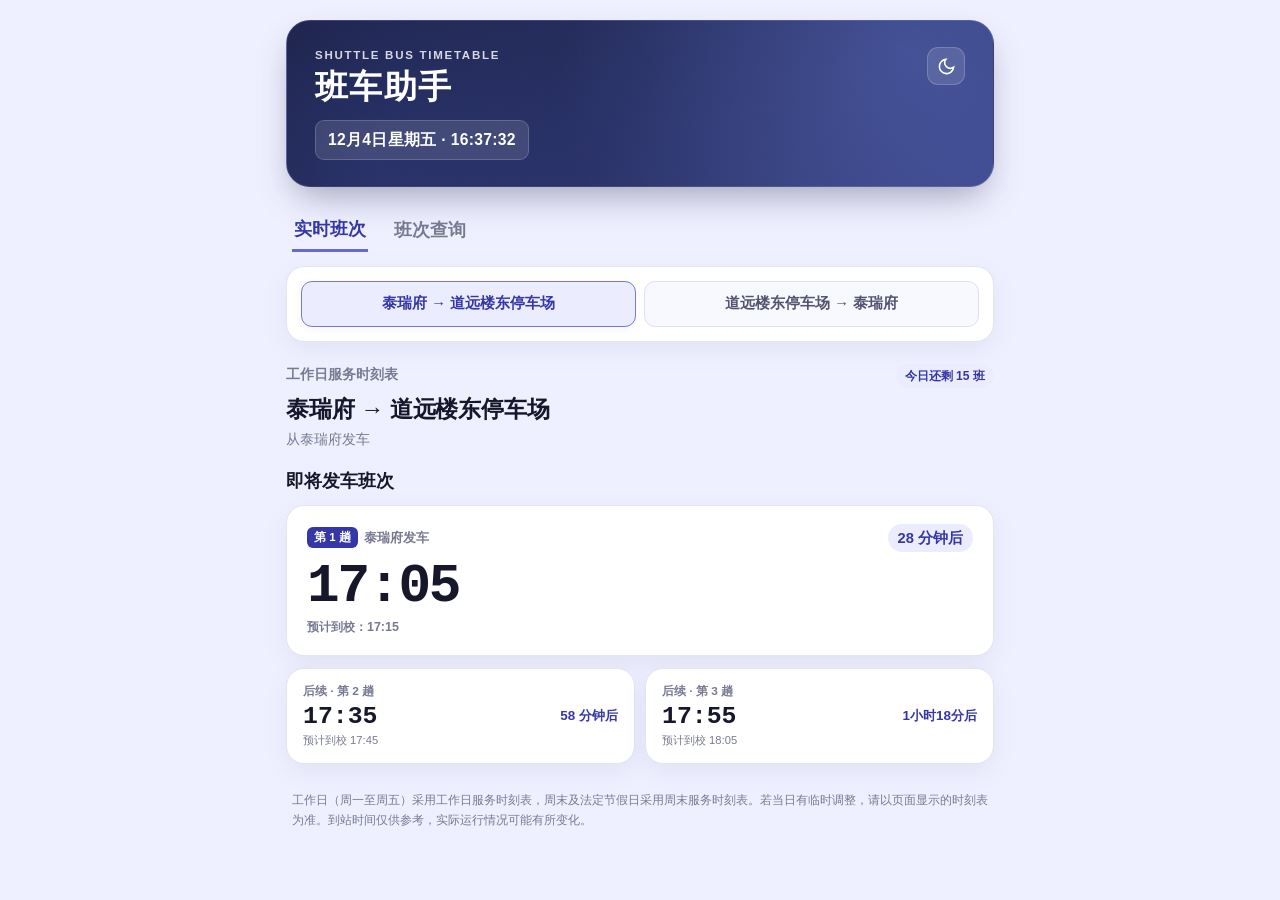
<file: index.html>
<!doctype html>
<html lang="zh-CN" data-theme="light">
<head>
  <meta charset="UTF-8">
  <meta name="viewport" content="width=device-width, initial-scale=1.0, maximum-scale=1.0, user-scalable=no">
  <meta name="theme-color" content="#7277dc">
  <title>泰瑞府班车助手</title>
  <link rel="stylesheet" href="style.css">
</head>
<body>
  <main class="app-shell">
    <!-- 顶部状态卡片 -->
    <header class="hero">
      <div class="hero-left">
        <p class="eyebrow">SHUTTLE BUS TIMETABLE</p>
        <h1>班车助手</h1>
        <div class="clock-badge" id="current-time" aria-live="polite">加载中...</div>
      </div>
      <div class="hero-right">
        <button id="theme-toggle" class="header-icon-btn" type="button" title="切换深色/浅色模式" aria-label="切换主题">
          <svg class="sun-icon" viewBox="0 0 24 24" width="19" height="19" fill="none" stroke="currentColor" stroke-width="2"><circle cx="12" cy="12" r="5"/><path d="M12 1v2M12 21v2M4.22 4.22l1.42 1.42M18.36 18.36l1.42 1.42M1 12h2M21 12h2M4.22 19.78l1.42-1.42M18.36 5.64l1.42-1.42"/></svg>
          <svg class="moon-icon" viewBox="0 0 24 24" width="19" height="19" fill="none" stroke="currentColor" stroke-width="2"><path d="M21 12.79A9 9 0 1 1 11.21 3 7 7 0 0 0 21 12.79z"/></svg>
        </button>

      </div>
    </header>

    <!-- 1. 顶部主标签页 (按图片排序) -->
    <nav class="page-tabs" role="tablist">
      <button class="page-tab active" data-page="live" role="tab" aria-selected="true">实时班次</button>
      <button class="page-tab" data-page="search" role="tab" aria-selected="false">班次查询</button>
    </nav>

    <!-- 2. 方向切换与上车站选择控制面板 (按图片排序) -->
    <section class="control-panel">
      <div class="direction-switcher">
        <button class="direction-button active" type="button" data-direction="outbound" aria-pressed="true">泰瑞府 → 道远楼东停车场</button>
        <button class="direction-button" type="button" data-direction="return" aria-pressed="false">道远楼东停车场 → 泰瑞府</button>
      </div>

      <!-- 返程上车站选择器 -->
      <div class="boarding-stop-picker" id="boarding-stop-picker" hidden>
        <p class="picker-label">我的上车站</p>
        <div class="stop-options">
          <button class="stop-button" type="button" data-stop="daoyuan" aria-pressed="false">
            <span class="stop-name">道远楼东停车场</span>
            <span class="stop-tag">始发站</span>
          </button>
          <button class="stop-button active" type="button" data-stop="zhang" aria-pressed="true">
            <span class="stop-name">张灵斌楼</span>
          </button>
          <button class="stop-button" type="button" data-stop="teaching" aria-pressed="false">
            <span class="stop-name">综合教学楼</span>
          </button>
        </div>
      </div>
    </section>

    <!-- 3. 视图一：实时班次 -->
    <section class="view active" id="live-view">
      <section class="route-summary">
        <div class="summary-meta">
          <span class="service-day-tag" id="service-day">--</span>
          <span class="remaining-badge" id="live-remaining-count">今日剩余 -- 班</span>
        </div>
        <h2 id="route-title">泰瑞府 → 道远楼东停车场</h2>
        <p id="route-detail">从泰瑞府发车</p>
      </section>

      <section class="departures">
        <div class="section-heading">
          <h2>即将发车班次</h2>
        </div>
        <div class="departure-list" id="departure-list" aria-live="polite">
          <!-- JS 动态注入班次卡片 -->
        </div>
      </section>
    </section>

    <!-- 4. 视图二：班次查询 (精简整合版) -->
    <section class="view" id="search-view" hidden>
      <!-- 极简整合工具栏 -->
      <div class="search-toolbar">
        <!-- 工作日 / 周末及节假日 胶囊按键切换 -->
        <div class="schedule-pill-group" role="group" aria-label="选择时刻表类型">
          <button class="pill-btn active" id="pill-weekday" type="button" data-type="weekday">工作日</button>
          <button class="pill-btn" id="pill-weekend" type="button" data-type="weekend">周末及节假日</button>
        </div>

        <!-- 中间：轻量时段选择框 (全天/各时段功能保留) -->
        <div class="hour-mini-picker">
          <select id="hour-select" autocomplete="off" aria-label="选择时段"></select>
        </div>

        <!-- 右侧：快捷操作组 (定位最近班次) -->
        <div class="toolbar-actions">
          <button id="btn-quick-next" class="action-pill-btn" type="button" title="定位至距离当前时间最近的发车班次">
            定位最近班次
          </button>
        </div>
      </div>

      <!-- 去程预计车程提示 -->
      <div class="query-route-tip" id="query-route-tip" hidden>
        <span>预计到校车程为 10 分钟</span>
      </div>

      <!-- 保留隐藏原生控件供逻辑调用兼容 -->
      <select id="schedule-type-select" autocomplete="off" style="display:none;" aria-hidden="true">
        <option value="weekday">工作日服务时刻表</option>
        <option value="weekend">周末及法定节假日时刻表</option>
      </select>
      
      <!-- 日历方格时刻表 -->
      <div class="query-result" id="query-result" aria-live="polite">
        <!-- JS 动态注入方格 -->
      </div>
    </section>

    <!-- 底部时刻说明 -->
    <p class="schedule-note">
      工作日（周一至周五）采用工作日服务时刻表，周末及法定节假日采用周末服务时刻表。若当日有临时调整，请以页面显示的时刻表为准。到站时间仅供参考，实际运行情况可能有所变化。
    </p>
  </main>

  <!-- Toast 提示容器 -->
  <div class="toast-container" id="toast-container" aria-live="polite"></div>

  <script src="app.js?v=1789627215358"></script>
</body>
</html>
</file>
<file: style.css>
/* =========================================================
   泰瑞府校车助手 · 精简优雅视觉体系
   严格遵循用户界面排序规范，深度优化排版层级与微交互
   ========================================================= */

:root {
  --font-sans: "PingFang SC", "Hiragino Sans GB", "Microsoft YaHei", -apple-system, BlinkMacSystemFont, "Segoe UI", Roboto, sans-serif;
  --font-mono: ui-monospace, SFMono-Regular, Menlo, Monaco, Consolas, "Liberation Mono", monospace;

  /* 基础色彩系统 (Light) */
  --bg-page: #eff0ff;
  --bg-card: #ffffff;
  --bg-subtle: #f8f8ff;
  --bg-active-tab: #ececff;
  --border-card: #e3e3f2;
  --border-element: #e0e1ef;
  --border-active: #7779dd;

  --text-primary: #17172b;
  --text-secondary: #52536e;
  --text-muted: #787a92;
  --text-light: #83859b;

  --primary: #3537a7;
  --primary-accent: #6769d7;
  --primary-gradient: linear-gradient(135deg, #7277dc 0%, #9abcf1 100%);
  --primary-shadow: 0 14px 32px rgba(114, 119, 220, 0.35);

  --emerald: #059669;
  --emerald-bg: #ecfdf5;
  --emerald-border: #a7f3d0;

  --amber: #d97706;
  --amber-bg: #fffbeb;

  --rose: #d72e22;
  --rose-bg: #fffafa;
  --rose-border: #ffb8af;
  --rose-glow: rgba(215, 46, 34, 0.25);

  --shadow-card: 0 8px 24px rgba(59, 59, 112, 0.08);
  --shadow-sm: 0 2px 8px rgba(59, 59, 112, 0.05);

  --radius-sm: 10px;
  --radius-md: 14px;
  --radius-lg: 18px;
  --radius-xl: 24px;
}

/* 深色模式适配 (Dark) */
[data-theme="dark"] {
  --bg-page: #0f121d;
  --bg-card: #181d2c;
  --bg-subtle: #1f2538;
  --bg-active-tab: #272d47;
  --border-card: #2c354e;
  --border-element: #323d5a;
  --border-active: #8b8eff;

  --text-primary: #f2f4fc;
  --text-secondary: #b2b8ce;
  --text-muted: #7f88a4;
  --text-light: #6c7591;

  --primary: #8b8eff;
  --primary-accent: #787bfa;
  --primary-gradient: linear-gradient(135deg, #373b75 0%, #465f94 100%);
  --primary-shadow: 0 14px 32px rgba(0, 0, 0, 0.45);

  --emerald: #34d399;
  --emerald-bg: rgba(52, 211, 153, 0.15);
  --emerald-border: rgba(52, 211, 153, 0.3);

  --amber: #fbbf24;
  --amber-bg: rgba(251, 191, 36, 0.15);

  --rose: #f87171;
  --rose-bg: rgba(248, 113, 113, 0.12);
  --rose-border: rgba(248, 113, 113, 0.35);
  --rose-glow: rgba(248, 113, 113, 0.3);

  --shadow-card: 0 8px 24px rgba(0, 0, 0, 0.35);
  --shadow-sm: 0 2px 8px rgba(0, 0, 0, 0.2);
}

*, *::before, *::after {
  box-sizing: border-box;
  margin: 0;
  padding: 0;
  -webkit-tap-highlight-color: transparent;
}

body {
  font-family: var(--font-sans);
  background-color: var(--bg-page);
  color: var(--text-primary);
  min-width: 320px;
  line-height: 1.5;
  transition: background-color 0.25s ease, color 0.25s ease;
  padding-bottom: env(safe-area-inset-bottom);
}

.app-shell {
  width: min(100%, 740px);
  margin: 0 auto;
  padding: 20px 16px 36px;
}

/* =========================================================
   顶部卡片 (Hero)
   ========================================================= */
.hero {
  display: flex;
  justify-content: space-between;
  align-items: flex-start;
  padding: 26px 28px;
  border-radius: var(--radius-xl);
  background-color: #1e2448;
  background-image: 
    radial-gradient(circle at 88% 18%, rgba(122, 147, 245, 0.28) 0%, transparent 55%),
    radial-gradient(circle at 12% 85%, rgba(68, 86, 185, 0.22) 0%, transparent 45%),
    linear-gradient(135deg, #1b2042 0%, #283063 50%, #384282 100%),
    url("data:image/svg+xml,%3Csvg xmlns='http://www.w3.org/2000/svg' width='420' height='180' viewBox='0 0 420 180' fill='none'%3E%3Cpath d='M-20 130C60 150 140 70 260 100C340 120 380 75 440 60' stroke='rgba(255,255,255,0.07)' stroke-width='1.5' stroke-dasharray='4 4'/%3E%3Cpath d='M-20 160C70 180 160 100 280 130C360 150 400 105 460 90' stroke='rgba(255,255,255,0.09)' stroke-width='1.5'/%3E%3Cpath d='M-20 80C80 95 180 35 300 65C370 82 410 45 460 35' stroke='rgba(255,255,255,0.05)' stroke-width='1'/%3E%3Ccircle cx='260' cy='100' r='3.5' fill='rgba(255,255,255,0.22)' stroke='rgba(255,255,255,0.45)' stroke-width='1.2'/%3E%3Ccircle cx='140' cy='70' r='2.5' fill='rgba(255,255,255,0.18)'/%3E%3Ccircle cx='340' cy='120' r='3' fill='rgba(255,255,255,0.2)'/%3E%3C/svg%3E");
  background-size: cover, cover, cover, auto;
  background-position: center;
  color: #ffffff;
  border: 1px solid rgba(255, 255, 255, 0.12);
  box-shadow: 0 16px 36px -10px rgba(22, 27, 60, 0.4);
  position: relative;
  overflow: hidden;
}

[data-theme="dark"] .hero {
  background-color: #121526;
  background-image: 
    radial-gradient(circle at 88% 18%, rgba(98, 120, 220, 0.22) 0%, transparent 55%),
    radial-gradient(circle at 12% 85%, rgba(45, 58, 130, 0.2) 0%, transparent 45%),
    linear-gradient(135deg, #101322 0%, #1a1e38 50%, #262c52 100%),
    url("data:image/svg+xml,%3Csvg xmlns='http://www.w3.org/2000/svg' width='420' height='180' viewBox='0 0 420 180' fill='none'%3E%3Cpath d='M-20 130C60 150 140 70 260 100C340 120 380 75 440 60' stroke='rgba(255,255,255,0.05)' stroke-width='1.5' stroke-dasharray='4 4'/%3E%3Cpath d='M-20 160C70 180 160 100 280 130C360 150 400 105 460 90' stroke='rgba(255,255,255,0.07)' stroke-width='1.5'/%3E%3Ccircle cx='260' cy='100' r='3.5' fill='rgba(255,255,255,0.18)' stroke='rgba(255,255,255,0.35)' stroke-width='1.2'/%3E%3C/svg%3E");
  border-color: rgba(255, 255, 255, 0.08);
  box-shadow: 0 16px 36px -10px rgba(0, 0, 0, 0.55);
}

.hero::after {
  display: none;
}

.eyebrow {
  margin: 0 0 4px;
  font-size: 0.72rem;
  letter-spacing: 0.15em;
  font-weight: 800;
  opacity: 0.82;
}

.hero h1 {
  margin: 0;
  font-size: 2.05rem;
  font-weight: 800;
  letter-spacing: 0.04em;
  line-height: 1.15;
}

.clock-badge {
  display: inline-block;
  margin: 14px 0 0;
  padding: 7px 12px;
  border-radius: 9px;
  background: rgba(255, 255, 255, 0.12);
  border: 1px solid rgba(255, 255, 255, 0.18);
  backdrop-filter: blur(8px);
  font-size: 0.98rem;
  font-weight: 700;
  letter-spacing: 0.02em;
  font-variant-numeric: tabular-nums;
  backdrop-filter: blur(4px);
}

.hero-right {
  display: flex;
  gap: 8px;
  position: relative;
  z-index: 2;
}

.header-icon-btn {
  width: 38px;
  height: 38px;
  border-radius: 11px;
  background: rgba(255, 255, 255, 0.12);
  border: 1px solid rgba(255, 255, 255, 0.18);
  backdrop-filter: blur(6px);
  color: #ffffff;
  display: flex;
  align-items: center;
  justify-content: center;
  cursor: pointer;
  transition: all 0.2s ease;
}

.header-icon-btn:hover {
  background: rgba(255, 255, 255, 0.32);
}

.header-icon-btn:active {
  transform: scale(0.93);
}

.header-icon-btn.active {
  background: #ffffff;
  color: #3537a7;
}

.header-icon-btn .sun-icon { display: none; }
.header-icon-btn .moon-icon { display: block; }
[data-theme="dark"] .header-icon-btn .sun-icon { display: block; }
[data-theme="dark"] .header-icon-btn .moon-icon { display: none; }

/* =========================================================
   1. 顶部主标签页 (严格遵循用户指定顺序与样式)
   ========================================================= */
.page-tabs {
  display: flex;
  gap: 24px;
  margin: 22px 6px 14px;
}

.page-tab {
  border: 0;
  background: transparent;
  padding: 8px 2px;
  color: var(--text-muted);
  font-family: inherit;
  font-size: 1.12rem;
  font-weight: 800;
  cursor: pointer;
  position: relative;
  transition: color 0.2s ease;
}

.page-tab:hover {
  color: var(--primary);
}

.page-tab.active {
  color: var(--primary);
  border-bottom: 3px solid var(--primary-accent);
}

/* =========================================================
   2. 控制面板与方向切换 (严格匹配图片结构)
   ========================================================= */
.control-panel {
  padding: 14px;
  border: 1px solid var(--border-card);
  border-radius: var(--radius-lg);
  background: var(--bg-card);
  box-shadow: var(--shadow-card);
}

.direction-switcher {
  display: grid;
  grid-template-columns: 1fr 1fr;
  gap: 8px;
}

.direction-button {
  min-height: 46px;
  border: 1px solid var(--border-element);
  border-radius: 11px;
  background: var(--bg-subtle);
  color: var(--text-secondary);
  font-family: inherit;
  font-size: 0.92rem;
  font-weight: 700;
  cursor: pointer;
  display: flex;
  align-items: center;
  justify-content: center;
  padding: 8px 10px;
  transition: all 0.2s cubic-bezier(0.16, 1, 0.3, 1);
}

.direction-button:hover {
  border-color: var(--border-active);
  color: var(--primary);
}

.direction-button.active {
  border-color: var(--border-active);
  background: var(--bg-active-tab);
  color: var(--primary);
  box-shadow: var(--shadow-sm);
}

/* 返程上车站选择器 */
.boarding-stop-picker {
  margin-top: 14px;
  padding-top: 12px;
  border-top: 1px dashed var(--border-card);
}

.picker-label {
  margin: 0 0 8px;
  color: var(--text-muted);
  font-size: 0.82rem;
  font-weight: 800;
}

.stop-options {
  display: grid;
  grid-template-columns: repeat(3, 1fr);
  gap: 8px;
}

.stop-button {
  min-height: 48px;
  border: 1px solid var(--border-element);
  border-radius: var(--radius-sm);
  background: var(--bg-subtle);
  color: var(--text-secondary);
  font-family: inherit;
  cursor: pointer;
  display: flex;
  flex-direction: column;
  align-items: center;
  justify-content: center;
  gap: 2px;
  padding: 6px 4px;
  transition: all 0.2s ease;
}

.stop-button:hover {
  border-color: var(--border-active);
}

.stop-button.active {
  border-color: var(--border-active);
  background: var(--bg-active-tab);
  color: var(--primary);
  box-shadow: var(--shadow-sm);
}

.stop-name {
  font-size: 0.86rem;
  font-weight: 700;
}

.stop-tag {
  font-size: 0.68rem;
  opacity: 0.75;
  font-weight: 600;
}

/* =========================================================
   3. 实时班次视图
   ========================================================= */
.view {
  margin-top: 22px;
}

.route-summary {
  margin-bottom: 12px;
}

.summary-meta {
  display: flex;
  justify-content: space-between;
  align-items: center;
  margin-bottom: 4px;
}

.service-day-tag {
  color: var(--text-muted);
  font-size: 0.86rem;
  font-weight: 700;
}

.remaining-badge {
  font-size: 0.76rem;
  font-weight: 700;
  padding: 3px 9px;
  border-radius: 20px;
  background: var(--bg-active-tab);
  color: var(--primary);
}

.route-summary h2 {
  margin: 4px 0 2px;
  font-size: 1.46rem;
  font-weight: 800;
  letter-spacing: -0.01em;
}

.route-summary p {
  margin: 0;
  color: var(--text-muted);
  font-size: 0.88rem;
}

.section-heading {
  display: flex;
  justify-content: space-between;
  align-items: baseline;
  margin: 18px 0 10px;
}

.section-heading h2 {
  margin: 0;
  font-size: 1.12rem;
  font-weight: 800;
}

.timing-note {
  color: var(--text-light);
  font-size: 0.78rem;
  font-weight: 600;
}

/* 班次卡片体系 */
.departure-list {
  display: flex;
  flex-direction: column;
  gap: 12px;
}

.departure-card {
  border: 1px solid var(--border-card);
  border-radius: var(--radius-lg);
  background: var(--bg-card);
  box-shadow: var(--shadow-card);
  padding: 18px 20px;
  position: relative;
  overflow: hidden;
  transition: transform 0.2s ease, box-shadow 0.2s ease, border-color 0.2s ease;
}

.departure-card.hero-card {
  border-width: 1.5px;
}

.departure-card.imminent {
  border-color: var(--rose-border);
  background: var(--rose-bg);
  box-shadow: 0 10px 24px var(--rose-glow);
}

.card-top-row {
  display: flex;
  justify-content: space-between;
  align-items: center;
  margin-bottom: 8px;
}

.departure-label {
  font-size: 0.84rem;
  font-weight: 800;
  color: var(--text-muted);
  display: flex;
  align-items: center;
  gap: 6px;
}

.order-badge {
  padding: 2px 7px;
  border-radius: 6px;
  font-size: 0.72rem;
  background: var(--primary);
  color: #fff;
}

.departure-card.imminent .order-badge {
  background: var(--rose);
}

.departure-countdown {
  font-size: 0.92rem;
  font-weight: 800;
  color: var(--primary);
  background: var(--bg-active-tab);
  padding: 3px 10px;
  border-radius: 20px;
  white-space: nowrap;
}

.departure-card.imminent .departure-countdown {
  color: var(--rose);
  background: rgba(215, 46, 34, 0.12);
}

.departure-row {
  display: flex;
  justify-content: space-between;
  align-items: flex-end;
  gap: 10px;
}

.departure-time {
  font-family: var(--font-mono);
  font-size: clamp(2.4rem, 10vw, 3.4rem);
  font-weight: 900;
  letter-spacing: -0.04em;
  font-variant-numeric: tabular-nums;
  line-height: 1;
}

.origin-departure {
  margin: 4px 0 0;
  color: var(--text-muted);
  font-size: 0.78rem;
  font-weight: 700;
}

.imminent-message {
  margin: 8px 0 0;
  color: var(--rose);
  font-size: 0.88rem;
  font-weight: 900;
  display: flex;
  align-items: center;
  gap: 5px;
}

.imminent .departure-time {
  color: var(--rose);
  animation: pulse 1s ease-in-out infinite;
}



/* 后续第二、三趟紧凑排列 */
.sub-departures-wrap {
  display: grid;
  grid-template-columns: 1fr 1fr;
  gap: 10px;
}

.sub-card {
  padding: 14px 16px;
  display: flex;
  justify-content: space-between;
  align-items: center;
}

.sub-card-left {
  display: flex;
  flex-direction: column;
}

.sub-card-label {
  font-size: 0.74rem;
  font-weight: 700;
  color: var(--text-muted);
}

.sub-card-time {
  font-family: var(--font-mono);
  font-size: 1.55rem;
  font-weight: 800;
  line-height: 1.1;
  margin: 2px 0;
}

.sub-card-right {
  display: flex;
  flex-direction: column;
  align-items: flex-end;
}

.sub-card-countdown {
  font-size: 0.84rem;
  font-weight: 800;
  color: var(--primary);
}

.sub-card-diff {
  font-size: 0.7rem;
  color: var(--text-light);
  margin-top: 2px;
}

/* =========================================================
   4. 班次查询视图 · 极简整合控制条
   ========================================================= */
.search-toolbar {
  display: flex;
  flex-wrap: wrap;
  align-items: center;
  justify-content: space-between;
  gap: 8px;
  background: var(--bg-card);
  border: 1px solid var(--border-card);
  border-radius: var(--radius-md);
  padding: 8px 10px;
  box-shadow: var(--shadow-sm);
  margin-bottom: 12px;
}

.schedule-pill-group {
  display: inline-flex;
  background: var(--bg-subtle);
  border: 1px solid var(--border-element);
  border-radius: 8px;
  padding: 2px;
  gap: 2px;
}

.pill-btn {
  border: none;
  background: transparent;
  color: var(--text-secondary);
  font-family: inherit;
  font-size: 0.8rem;
  font-weight: 700;
  padding: 5px 10px;
  border-radius: 6px;
  cursor: pointer;
  transition: background 0.08s ease, color 0.08s ease, border-color 0.08s ease, box-shadow 0.08s ease;
  white-space: nowrap;
  outline: none;
}

.pill-btn:hover {
  color: var(--primary);
}

.pill-btn.active {
  background: var(--bg-card);
  color: var(--primary);
  box-shadow: var(--shadow-sm);
}

.hour-mini-picker select {
  border: 1px solid var(--border-element);
  border-radius: 8px;
  padding: 5px 8px;
  background: var(--bg-subtle);
  font-family: inherit;
  font-size: 0.78rem;
  font-weight: 700;
  color: var(--text-secondary);
  outline: none;
  cursor: pointer;
  transition: border-color 0.2s ease;
}

.hour-mini-picker select:focus {
  border-color: var(--border-active);
  color: var(--primary);
}

.toolbar-actions {
  display: flex;
  align-items: center;
  gap: 6px;
}

.action-pill-btn {
  display: inline-flex;
  align-items: center;
  gap: 4px;
  border: 1px solid var(--border-element);
  background: var(--bg-subtle);
  color: var(--text-secondary);
  font-family: inherit;
  font-size: 0.78rem;
  font-weight: 700;
  padding: 5px 9px;
  border-radius: 8px;
  cursor: pointer;
  transition: background 0.08s ease, color 0.08s ease, border-color 0.08s ease, box-shadow 0.08s ease;
  white-space: nowrap;
  outline: none;
}

.action-pill-btn:hover {
  border-color: var(--border-active);
  color: var(--primary);
}

.action-pill-btn:active, .action-pill-btn.flash {
  background: var(--primary);
  border-color: var(--primary);
  color: #ffffff;
  box-shadow: 0 0 6px var(--border-active);
  transition: none;
}

.action-pill-btn.active {
  background: var(--bg-active-tab);
  border-color: var(--border-active);
  color: var(--primary);
}

.action-pill-btn.primary {
  background: var(--primary);
  border-color: var(--primary);
  color: #ffffff;
}

.action-pill-btn.primary:hover {
  background: var(--primary-accent);
}

.btn-icon {
  font-size: 0.85rem;
}

.query-result {
  border: 1px solid var(--border-card);
  border-radius: var(--radius-lg);
  background: var(--bg-card);
  box-shadow: var(--shadow-card);
  padding: 12px;
  display: grid;
  grid-template-columns: repeat(4, 1fr);
  gap: 8px;
}

.query-cell {
  border: 1px solid var(--border-element);
  border-radius: 11px;
  background: var(--bg-subtle);
  padding: 8px 4px 6px;
  display: flex;
  flex-direction: column;
  align-items: center;
  justify-content: center;
  text-align: center;
  position: relative;
  cursor: pointer;
  transition: all 0.2s cubic-bezier(0.16, 1, 0.3, 1);
  min-height: 62px;
  user-select: none;
}

.query-cell:hover {
  border-color: var(--border-active);
  transform: translateY(-2px);
  box-shadow: var(--shadow-sm);
}

.query-cell time {
  font-family: var(--font-mono);
  font-size: 1.15rem;
  font-weight: 800;
  line-height: 1.15;
  color: var(--text-primary);
  font-variant-numeric: tabular-nums;
}

.query-cell .cell-origin {
  font-size: 0.65rem;
  color: var(--text-muted);
  font-weight: 600;
  margin-top: 1px;
  white-space: nowrap;
}

.query-cell .cell-status {
  font-size: 0.66rem;
  font-weight: 700;
  margin-top: 3px;
  color: var(--text-muted);
  white-space: nowrap;
  letter-spacing: -0.02em;
}

/* 已发车方格：柔和灰显 */
.query-cell.past {
  background: var(--bg-subtle);
  border-color: var(--border-element);
}

.query-cell.past time {
  text-decoration: none !important;
  color: var(--text-muted) !important; /* 灰色时间无划线 */
  opacity: 0.75;
}

.query-cell.past .cell-origin {
  color: var(--text-muted);
  opacity: 0.65;
}

.query-cell.past .cell-status {
  color: var(--text-muted);
  opacity: 0.75;
}

/* 当天当下真正的“下一班”日历高亮 */
.query-cell.is-next {
  border-color: var(--border-active);
  background: var(--bg-active-tab);
  box-shadow: 0 0 0 2px var(--border-active);
  transform: scale(1.02);
  z-index: 2;
}

.query-cell.is-next time {
  color: var(--primary);
  font-weight: 900;
}

.query-cell.is-next .cell-status {
  color: #ffffff;
  background: var(--primary);
  padding: 1px 6px;
  border-radius: 10px;
  font-size: 0.64rem;
}

.query-result .empty-state {
  grid-column: 1 / -1;
  padding: 24px 12px;
}

@media (min-width: 540px) {
  .query-result {
    grid-template-columns: repeat(5, 1fr);
    gap: 10px;
    padding: 16px;
  }
}

@media (min-width: 680px) {
  .query-result {
    grid-template-columns: repeat(6, 1fr);
  }
}
.empty-state {
  padding: 32px 18px;
  text-align: center;
}

.empty-state strong {
  display: block;
  font-size: 1.1rem;
  margin-bottom: 6px;
}

.empty-state p {
  margin: 0;
  color: var(--text-muted);
  font-size: 0.86rem;
}

/* 底部附注 */
.schedule-note {
  margin: 26px 6px 0;
  color: var(--text-muted);
  font-size: 0.77rem;
  line-height: 1.65;
}

/* Toast 提示 */
.toast-container {
  position: fixed;
  bottom: 24px;
  left: 50%;
  transform: translateX(-50%);
  z-index: 1000;
  display: flex;
  flex-direction: column;
  gap: 8px;
  pointer-events: none;
}

.toast {
  background: rgba(23, 23, 43, 0.92);
  color: #fff;
  padding: 9px 18px;
  border-radius: 30px;
  font-size: 0.84rem;
  font-weight: 700;
  box-shadow: 0 8px 20px rgba(0, 0, 0, 0.25);
  animation: toastIn 0.25s ease, toastOut 0.25s ease 2.5s forwards;
}

@keyframes toastIn {
  from { opacity: 0; transform: translateY(10px); }
  to { opacity: 1; transform: translateY(0); }
}

@keyframes toastOut {
  from { opacity: 1; transform: translateY(0); }
  to { opacity: 0; transform: translateY(-8px); }
}

@keyframes pulse {
  50% { opacity: 0.35; }
}

@media (max-width: 520px) {
  .app-shell {
    padding: 14px 12px 28px;
  }
  .hero {
    padding: 20px;
    border-radius: var(--radius-lg);
  }
  .sub-departures-wrap {
    grid-template-columns: 1fr;
  }
  .query-filters {
    grid-template-columns: 1fr;
  }
}

/* 末班车提示徽章与横条 */
.last-bus-badge {
  background: var(--rose) !important;
  color: #ffffff !important;
  font-weight: 800;
  padding: 2px 7px;
  border-radius: 6px;
  font-size: 0.72rem;
}

.last-bus-banner {
  margin-top: 10px;
  padding: 6px 10px;
  border-radius: 8px;
  background: rgba(215, 46, 34, 0.08);
  border: 1px solid rgba(215, 46, 34, 0.22);
  color: var(--rose);
  font-size: 0.78rem;
  font-weight: 700;
  display: flex;
  align-items: center;
  gap: 5px;
}

[data-theme="dark"] .last-bus-banner {
  background: rgba(248, 113, 113, 0.12);
  border-color: rgba(248, 113, 113, 0.3);
}

[hidden], .query-route-tip[hidden] {
  display: none !important;
}

.query-route-tip {
  display: flex;
  align-items: center;
  gap: 6px;
  margin-bottom: 10px;
  padding: 8px 12px;
  background: var(--bg-card);
  border: 1px solid var(--border-card);
  border-radius: var(--radius-sm);
  font-size: 0.78rem;
  font-weight: 700;
  color: var(--text-secondary);
  box-shadow: var(--shadow-sm);
}
</file>
